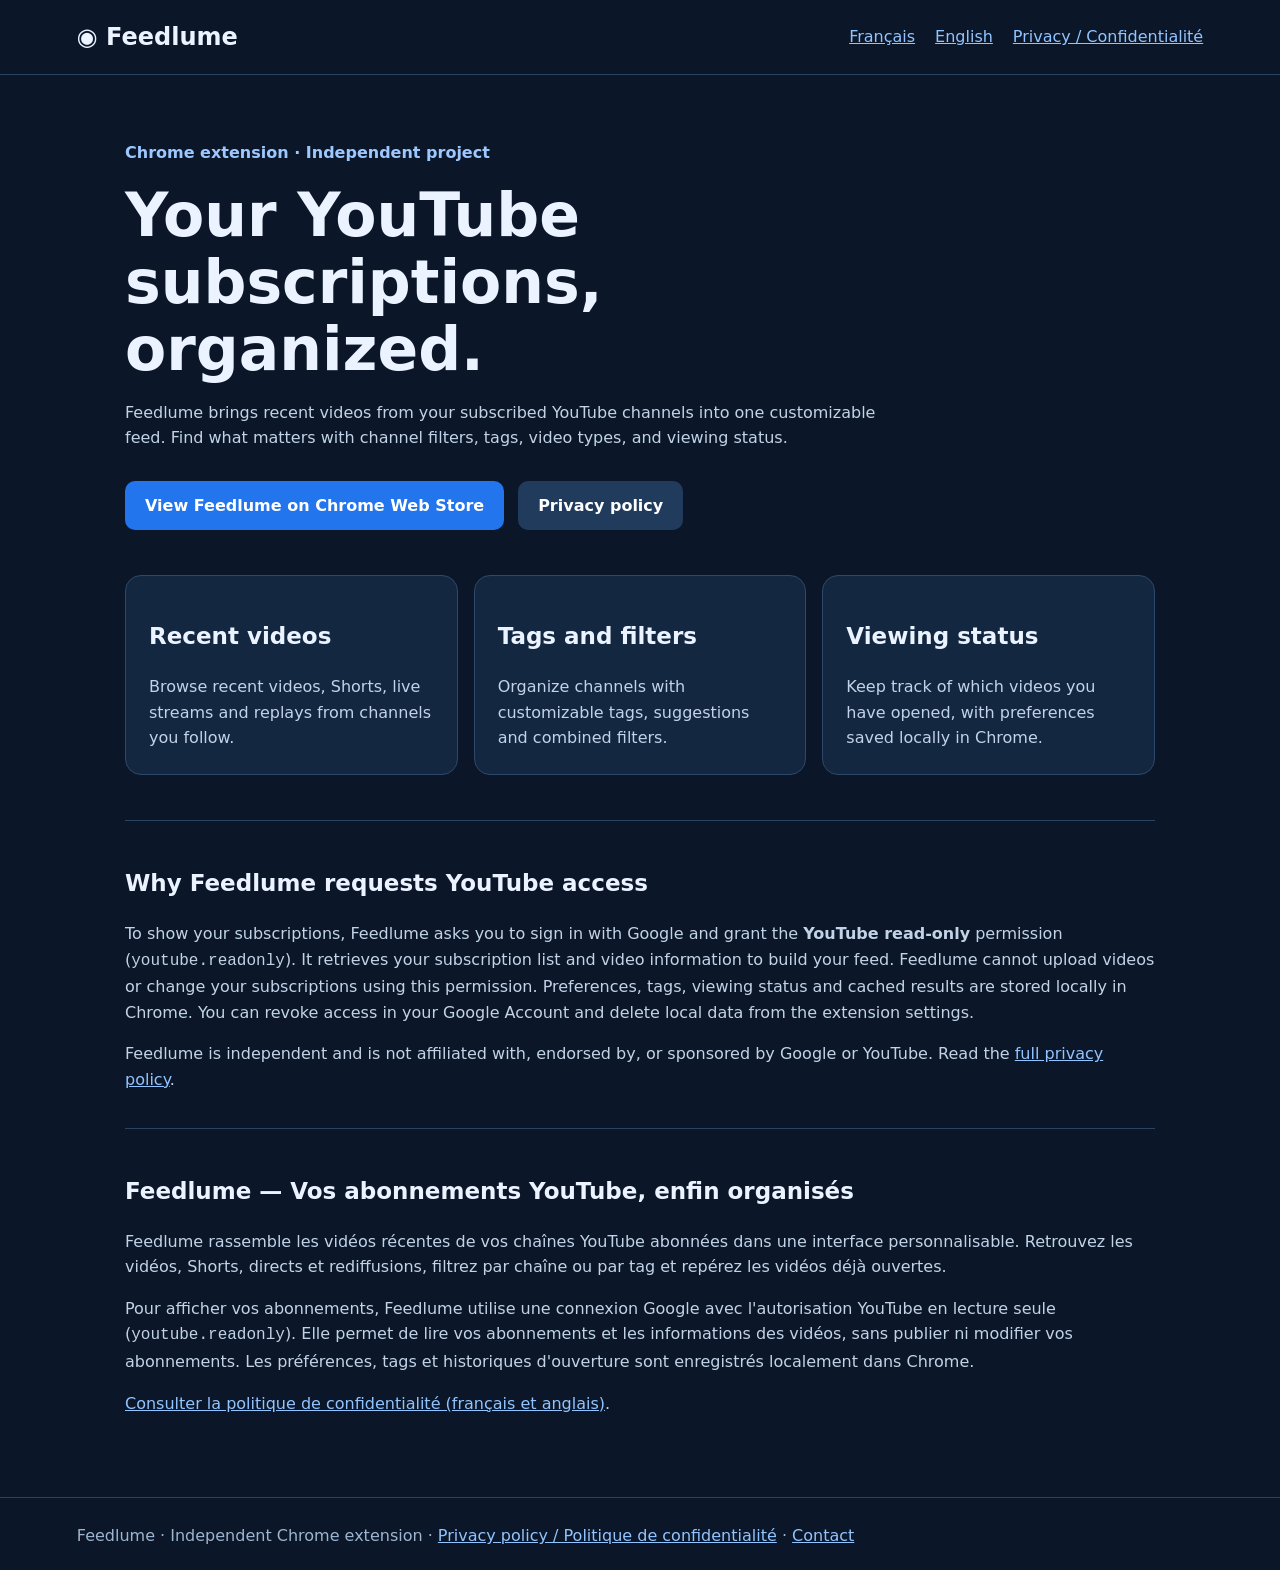
<file: index.html>
<!doctype html><html lang="en"><head><meta charset="utf-8"><meta name="viewport" content="width=device-width,initial-scale=1"><meta name="description" content="Feedlume organizes recent videos from your YouTube subscriptions with filters, tags and viewing history."><title>Feedlume — Organize your YouTube subscriptions</title><link rel="stylesheet" href="/style.css"></head><body>
<header><strong>◉ Feedlume</strong><nav><a href="#fr">Français</a><a href="#en">English</a><a href="/privacy/">Privacy / Confidentialité</a></nav></header>
<main><section class="hero" id="en"><div class="eyebrow">Chrome extension · Independent project</div><h1>Your YouTube subscriptions, organized.</h1><p>Feedlume brings recent videos from your subscribed YouTube channels into one customizable feed. Find what matters with channel filters, tags, video types, and viewing status.</p><div class="actions"><a class="button" href="https://chromewebstore.google.com/detail/lapdjmnpofjgobaikopfnncmpalpnpak">View Feedlume on Chrome Web Store</a><a class="button secondary" href="/privacy/">Privacy policy</a></div></section>
<div class="grid"><div class="card"><h2>Recent videos</h2><p>Browse recent videos, Shorts, live streams and replays from channels you follow.</p></div><div class="card"><h2>Tags and filters</h2><p>Organize channels with customizable tags, suggestions and combined filters.</p></div><div class="card"><h2>Viewing status</h2><p>Keep track of which videos you have opened, with preferences saved locally in Chrome.</p></div></div>
<section class="info"><h2>Why Feedlume requests YouTube access</h2><p>To show your subscriptions, Feedlume asks you to sign in with Google and grant the <strong>YouTube read-only</strong> permission (<code>youtube.readonly</code>). It retrieves your subscription list and video information to build your feed. Feedlume cannot upload videos or change your subscriptions using this permission. Preferences, tags, viewing status and cached results are stored locally in Chrome. You can revoke access in your Google Account and delete local data from the extension settings.</p><p>Feedlume is independent and is not affiliated with, endorsed by, or sponsored by Google or YouTube. Read the <a href="/privacy/">full privacy policy</a>.</p></section>
<section class="info" id="fr"><h2>Feedlume — Vos abonnements YouTube, enfin organisés</h2><p>Feedlume rassemble les vidéos récentes de vos chaînes YouTube abonnées dans une interface personnalisable. Retrouvez les vidéos, Shorts, directs et rediffusions, filtrez par chaîne ou par tag et repérez les vidéos déjà ouvertes.</p><p>Pour afficher vos abonnements, Feedlume utilise une connexion Google avec l'autorisation YouTube en lecture seule (<code>youtube.readonly</code>). Elle permet de lire vos abonnements et les informations des vidéos, sans publier ni modifier vos abonnements. Les préférences, tags et historiques d'ouverture sont enregistrés localement dans Chrome.</p><p><a href="/privacy/">Consulter la politique de confidentialité (français et anglais)</a>.</p></section>
</main><footer>Feedlume · Independent Chrome extension · <a href="/privacy/">Privacy policy / Politique de confidentialité</a> · <a href="https://github.com/ppRaistlin/feedlume-privacy/issues">Contact</a></footer></body></html>
</file>
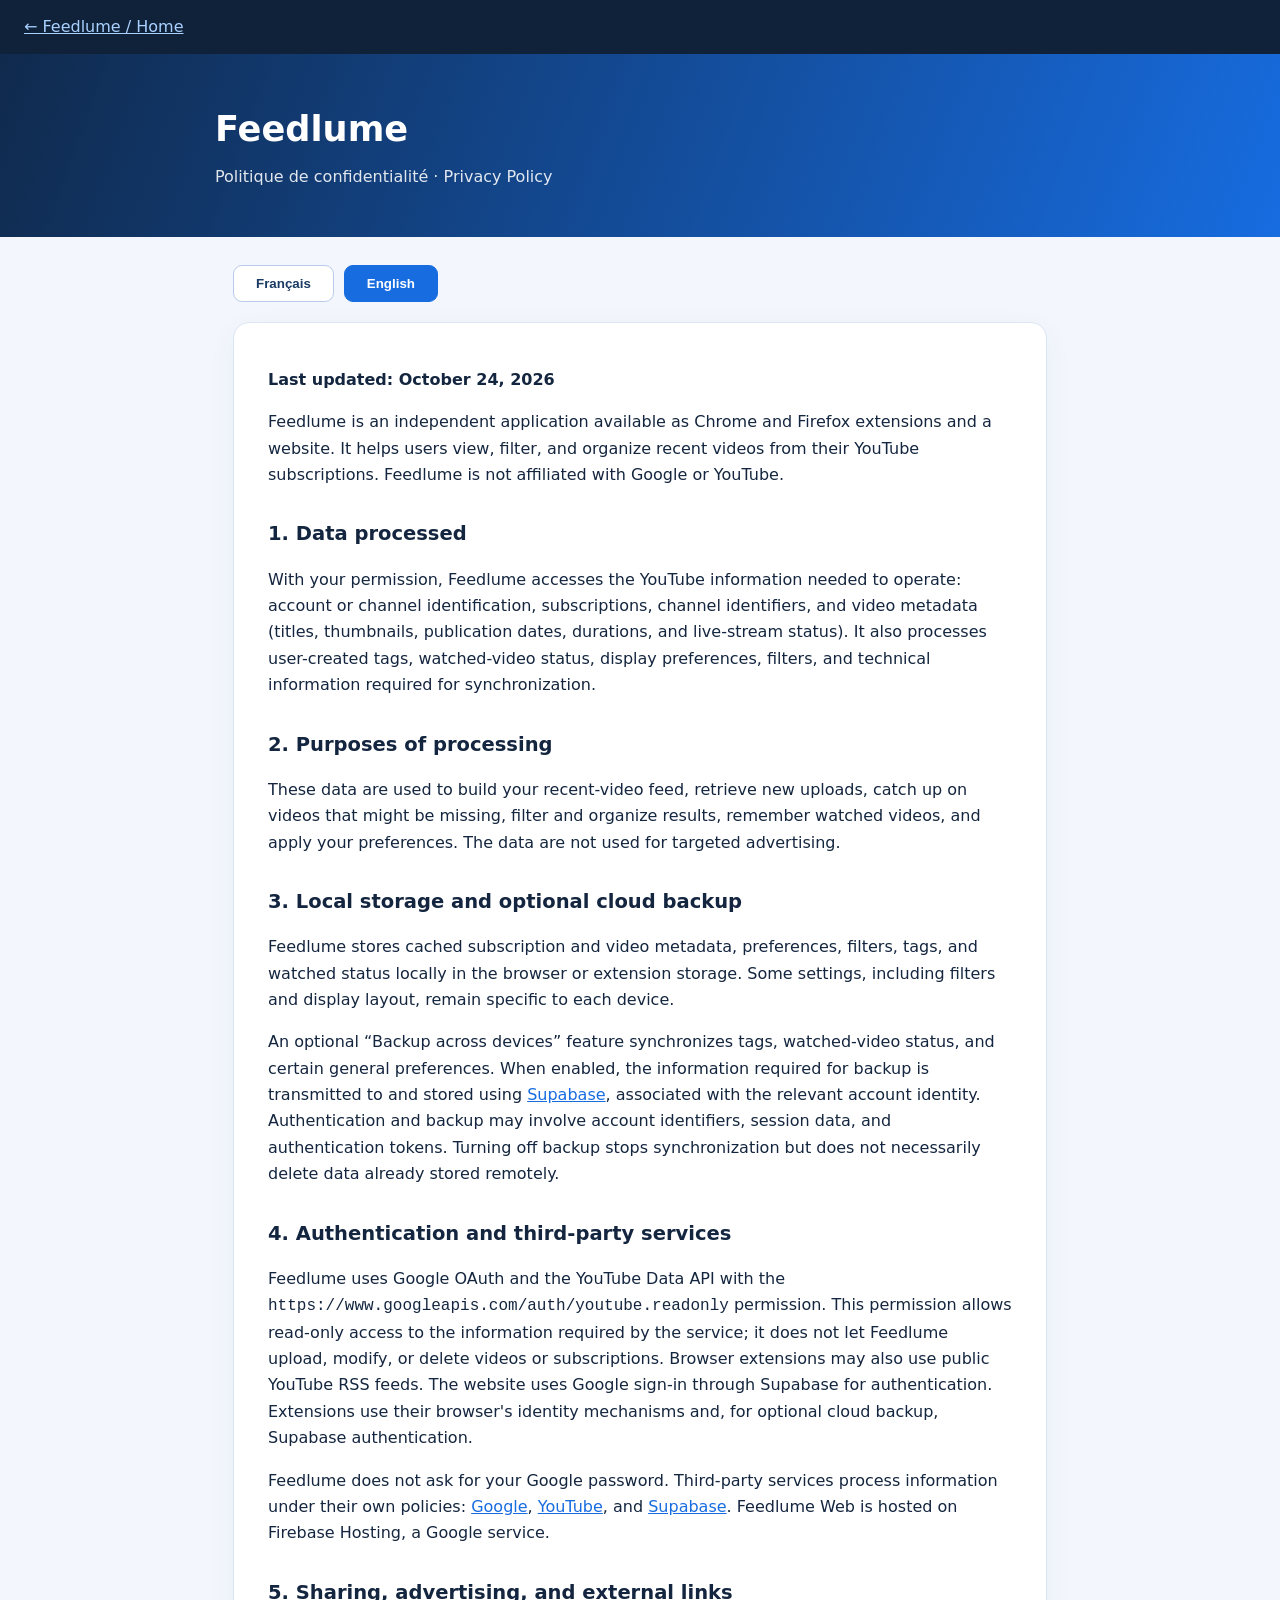
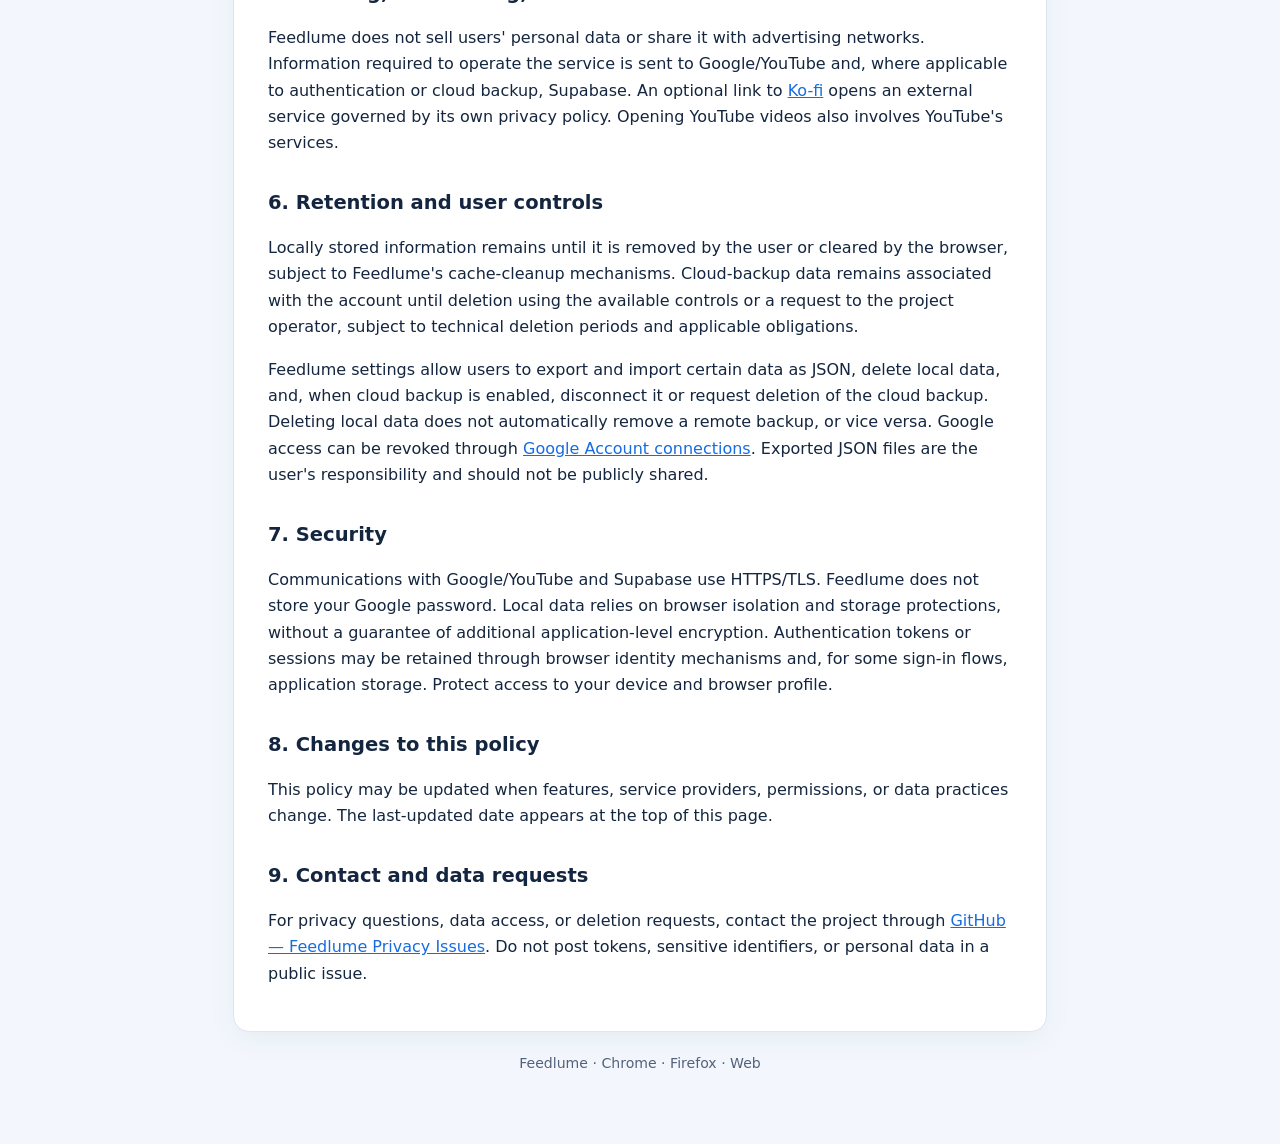
<file: privacy/index.html>
<!doctype html>


<html lang="fr">
<head>
<meta charset="utf-8"/><meta content="width=device-width, initial-scale=1" name="viewport"/>
<title>Feedlume — Politique de confidentialité / Privacy Policy</title>
<meta content="Politique de confidentialité Feedlume pour Chrome, Firefox et Web / Feedlume privacy policy for Chrome, Firefox and Web." name="description"/>
<style>
:root{color-scheme:light dark;font-family:system-ui,-apple-system,Segoe UI,Roboto,sans-serif}*{box-sizing:border-box}body{margin:0;background:#f3f7fd;color:#14263f;line-height:1.65}header{background:linear-gradient(110deg,#102a4d,#176ce0);color:white;padding:46px 20px}main{max-width:850px;margin:28px auto 70px;padding:0 18px}article{background:white;border:1px solid #dce6f5;border-radius:16px;padding:28px 34px;box-shadow:0 8px 28px #102a4d0d}h1{margin:0;font-size:2.2rem}h2{margin:30px 0 8px;font-size:1.22rem}p,li{font-size:1rem}a{color:#176ce0}header p{margin:6px 0 0;opacity:.88}.tabs{display:flex;gap:10px;margin:0 0 20px}.tabs button{border:1px solid #b9cbea;background:white;color:#193a63;padding:10px 22px;border-radius:9px;font-weight:700;cursor:pointer}.tabs button[aria-pressed=true]{background:#176ce0;color:white;border-color:#176ce0}.lang[hidden]{display:none}footer{font-size:.88rem;color:#52627a;margin:20px 0;text-align:center}@media(max-width:560px){article{padding:22px 18px}h1{font-size:1.7rem}}
</style>
</head>
<body>
<nav style="padding:14px 24px;background:#10213a"><a href="/" style="color:#a9d1ff">← Feedlume / Home</a></nav><header><div style="max-width:850px;margin:auto"><h1>Feedlume</h1><p>Politique de confidentialité · Privacy Policy</p></div></header>
<main>
<div aria-label="Language" class="tabs" role="group"><button aria-pressed="true" id="frButton" type="button">Français</button><button aria-pressed="false" id="enButton" type="button">English</button></div>
<article class="lang" id="fr" lang="fr">
<p><strong>Dernière mise à jour : 24 octobre 2026</strong></p>
<p>Feedlume est une application indépendante disponible sous forme d’extensions Chrome et Firefox et de site Web. Elle permet de consulter, filtrer et organiser les vidéos récentes des chaînes YouTube auxquelles vous êtes abonné. Feedlume n’est pas affilié à Google ou YouTube.</p>
<h2>1. Données traitées</h2>
<p>Avec votre autorisation, Feedlume accède aux informations YouTube nécessaires au service : identification du compte ou de la chaîne, abonnements, identifiants de chaînes et métadonnées vidéo (titres, miniatures, dates, durées et états des directs). L’application traite aussi les tags créés par l’utilisateur, les vidéos marquées comme consultées, les préférences d’affichage, les filtres et les données techniques nécessaires à la synchronisation.</p>
<h2>2. Finalités</h2>
<p>Ces informations servent à construire le flux de vidéos récentes, récupérer les nouvelles publications, effectuer un rattrapage des vidéos éventuellement manquantes, filtrer et organiser les résultats, mémoriser les vidéos consultées et appliquer vos préférences. Les données ne sont pas utilisées pour diffuser des publicités ciblées.</p>
<h2>3. Stockage local et sauvegarde facultative</h2>
<p>Feedlume conserve localement, dans le navigateur ou le stockage de l’extension, des abonnements et métadonnées vidéo en cache, préférences, filtres, tags et états « consulté ». Certaines préférences, notamment les filtres et la présentation de l’interface, restent propres à chaque appareil.</p>
<p>Une fonction facultative de « Sauvegarde entre appareils » permet de synchroniser les tags, les états des vidéos consultées et certaines préférences générales. Lorsqu’elle est activée, les informations nécessaires à cette sauvegarde sont transmises et conservées à l’aide du service <a href="https://supabase.com/privacy">Supabase</a>, associées à l’identité du compte utilisé. La connexion et la sauvegarde peuvent nécessiter des identifiants de compte, des données de session et des jetons d’authentification. La désactivation de la sauvegarde arrête sa synchronisation ; elle ne signifie pas nécessairement que les données distantes sont supprimées.</p>
<h2>4. Connexion et services tiers</h2>
<p>Feedlume utilise Google OAuth et l’API YouTube Data avec l’autorisation <code>https://www.googleapis.com/auth/youtube.readonly</code>. Cette autorisation permet la lecture des informations nécessaires, mais ne permet pas à Feedlume de publier, modifier ou supprimer vos vidéos et abonnements. Les extensions peuvent également utiliser les flux RSS publics de YouTube. Le site Web utilise une connexion Google intégrée à Supabase pour l’authentification. Les extensions utilisent les mécanismes d’identité de leur navigateur et, pour la sauvegarde facultative, l’authentification Supabase.</p>
<p>Feedlume ne vous demande pas votre mot de passe Google. Les services externes traitent les informations selon leurs propres politiques : <a href="https://policies.google.com/privacy">Google</a>, <a href="https://www.youtube.com/t/terms">YouTube</a> et <a href="https://supabase.com/privacy">Supabase</a>. Le site Feedlume Web est diffusé via Firebase Hosting, un service Google.</p>
<h2>5. Partage, publicité et liens externes</h2>
<p>Feedlume ne vend pas les données personnelles des utilisateurs et ne les transmet pas à des régies publicitaires. Les données nécessaires aux fonctionnalités sont communiquées à Google/YouTube et, si la sauvegarde cloud ou l’authentification correspondante est utilisée, à Supabase. Un lien facultatif vers <a href="https://ko-fi.com/ppraistlin">Ko-fi</a> ouvre un site tiers soumis à sa propre politique de confidentialité. Ouvrir une vidéo sur YouTube entraîne également l’utilisation des services YouTube.</p>
<h2>6. Durée de conservation et contrôle des données</h2>
<p>Les informations locales restent conservées jusqu’à leur suppression par l’utilisateur ou leur effacement par le navigateur, sous réserve des mécanismes de nettoyage de Feedlume. Les données de sauvegarde cloud restent associées au compte jusqu’à leur suppression via les contrôles disponibles ou une demande adressée au responsable du projet, sous réserve des délais techniques de suppression et des obligations applicables.</p>
<p>Les paramètres de Feedlume permettent d’exporter et d’importer certaines données au format JSON, de supprimer les données locales et, lorsque la sauvegarde cloud est activée, de la désactiver ou de demander sa suppression. La suppression locale ne supprime pas automatiquement une sauvegarde distante, et inversement. Vous pouvez révoquer l’autorisation Google dans les <a href="https://myaccount.google.com/connections">connexions de votre compte Google</a>. Les fichiers JSON exportés sont sous votre responsabilité : évitez de les publier ou de les partager.</p>
<h2>7. Sécurité</h2>
<p>Les communications avec Google/YouTube et Supabase utilisent HTTPS/TLS. Feedlume n’enregistre pas votre mot de passe Google. Les données locales sont protégées par les mécanismes d’isolation et de stockage du navigateur, sans garantie de chiffrement applicatif supplémentaire. Les jetons ou sessions nécessaires à l’authentification peuvent être conservés par les mécanismes du navigateur et, pour certains parcours, par le stockage de l’application : protégez l’accès à votre appareil et à votre profil navigateur.</p>
<h2>8. Évolution de cette politique</h2>
<p>Cette politique peut être mise à jour en cas de modification des fonctionnalités, des prestataires, des autorisations ou des traitements. La date de dernière mise à jour est indiquée en tête de page.</p>
<h2>9. Contact et demandes relatives aux données</h2>
<p>Pour toute question concernant la confidentialité, l’accès ou la suppression des données, ouvrez une demande sur <a href="https://github.com/ppRaistlin/feedlume-privacy/issues">GitHub — Feedlume Privacy Issues</a>. Évitez de publier des jetons, identifiants sensibles ou données personnelles dans une demande publique.</p>
</article>
<article class="lang" hidden="" id="en" lang="en">
<p><strong>Last updated: October 24, 2026</strong></p>
<p>Feedlume is an independent application available as Chrome and Firefox extensions and a website. It helps users view, filter, and organize recent videos from their YouTube subscriptions. Feedlume is not affiliated with Google or YouTube.</p>
<h2>1. Data processed</h2>
<p>With your permission, Feedlume accesses the YouTube information needed to operate: account or channel identification, subscriptions, channel identifiers, and video metadata (titles, thumbnails, publication dates, durations, and live-stream status). It also processes user-created tags, watched-video status, display preferences, filters, and technical information required for synchronization.</p>
<h2>2. Purposes of processing</h2>
<p>These data are used to build your recent-video feed, retrieve new uploads, catch up on videos that might be missing, filter and organize results, remember watched videos, and apply your preferences. The data are not used for targeted advertising.</p>
<h2>3. Local storage and optional cloud backup</h2>
<p>Feedlume stores cached subscription and video metadata, preferences, filters, tags, and watched status locally in the browser or extension storage. Some settings, including filters and display layout, remain specific to each device.</p>
<p>An optional “Backup across devices” feature synchronizes tags, watched-video status, and certain general preferences. When enabled, the information required for backup is transmitted to and stored using <a href="https://supabase.com/privacy">Supabase</a>, associated with the relevant account identity. Authentication and backup may involve account identifiers, session data, and authentication tokens. Turning off backup stops synchronization but does not necessarily delete data already stored remotely.</p>
<h2>4. Authentication and third-party services</h2>
<p>Feedlume uses Google OAuth and the YouTube Data API with the <code>https://www.googleapis.com/auth/youtube.readonly</code> permission. This permission allows read-only access to the information required by the service; it does not let Feedlume upload, modify, or delete videos or subscriptions. Browser extensions may also use public YouTube RSS feeds. The website uses Google sign-in through Supabase for authentication. Extensions use their browser's identity mechanisms and, for optional cloud backup, Supabase authentication.</p>
<p>Feedlume does not ask for your Google password. Third-party services process information under their own policies: <a href="https://policies.google.com/privacy">Google</a>, <a href="https://www.youtube.com/t/terms">YouTube</a>, and <a href="https://supabase.com/privacy">Supabase</a>. Feedlume Web is hosted on Firebase Hosting, a Google service.</p>
<h2>5. Sharing, advertising, and external links</h2>
<p>Feedlume does not sell users' personal data or share it with advertising networks. Information required to operate the service is sent to Google/YouTube and, where applicable to authentication or cloud backup, Supabase. An optional link to <a href="https://ko-fi.com/ppraistlin">Ko-fi</a> opens an external service governed by its own privacy policy. Opening YouTube videos also involves YouTube's services.</p>
<h2>6. Retention and user controls</h2>
<p>Locally stored information remains until it is removed by the user or cleared by the browser, subject to Feedlume's cache-cleanup mechanisms. Cloud-backup data remains associated with the account until deletion using the available controls or a request to the project operator, subject to technical deletion periods and applicable obligations.</p>
<p>Feedlume settings allow users to export and import certain data as JSON, delete local data, and, when cloud backup is enabled, disconnect it or request deletion of the cloud backup. Deleting local data does not automatically remove a remote backup, or vice versa. Google access can be revoked through <a href="https://myaccount.google.com/connections">Google Account connections</a>. Exported JSON files are the user's responsibility and should not be publicly shared.</p>
<h2>7. Security</h2>
<p>Communications with Google/YouTube and Supabase use HTTPS/TLS. Feedlume does not store your Google password. Local data relies on browser isolation and storage protections, without a guarantee of additional application-level encryption. Authentication tokens or sessions may be retained through browser identity mechanisms and, for some sign-in flows, application storage. Protect access to your device and browser profile.</p>
<h2>8. Changes to this policy</h2>
<p>This policy may be updated when features, service providers, permissions, or data practices change. The last-updated date appears at the top of this page.</p>
<h2>9. Contact and data requests</h2>
<p>For privacy questions, data access, or deletion requests, contact the project through <a href="https://github.com/ppRaistlin/feedlume-privacy/issues">GitHub — Feedlume Privacy Issues</a>. Do not post tokens, sensitive identifiers, or personal data in a public issue.</p>
</article>
<footer>Feedlume · Chrome · Firefox · Web</footer>
</main>
<script>
const fr=document.getElementById('fr'),en=document.getElementById('en'),frB=document.getElementById('frButton'),enB=document.getElementById('enButton');
function show(lang){const english=lang==='en';fr.hidden=english;en.hidden=!english;frB.setAttribute('aria-pressed',String(!english));enB.setAttribute('aria-pressed',String(english));document.documentElement.lang=lang;}
frB.addEventListener('click',()=>show('fr'));enB.addEventListener('click',()=>show('en'));
if((navigator.language||'').toLowerCase().startsWith('en'))show('en');
</script>
</body></html>
</file>
<file: style.css>
*{box-sizing:border-box}body{margin:0;background:#0b1729;color:#eaf3ff;font:16px/1.6 system-ui,Segoe UI,Arial,sans-serif}a{color:#91c4ff}header{border-bottom:1px solid #294361;padding:18px 6vw;display:flex;justify-content:space-between;align-items:center;gap:20px;flex-wrap:wrap}header strong{font-size:24px}nav a{margin-left:20px}main{max-width:1080px;margin:auto;padding:65px 25px}.hero{max-width:780px}.eyebrow{color:#9dc7ff;font-weight:600}h1{font-size:clamp(34px,5vw,60px);line-height:1.12;margin:16px 0}h2{font-size:23px}p{color:#c2d3e8}.actions{display:flex;gap:14px;flex-wrap:wrap;margin:30px 0}.button{display:inline-block;background:#2375ed;color:white;text-decoration:none;padding:12px 20px;border-radius:10px;font-weight:650}.secondary{background:#203b5b}.grid{display:grid;grid-template-columns:repeat(auto-fit,minmax(240px,1fr));gap:16px;margin:45px 0}.card{border:1px solid #2d4868;background:#142741;border-radius:16px;padding:23px}.card p{margin-bottom:0}section.info{border-top:1px solid #294361;padding-top:25px;margin-top:35px}footer{padding:25px 6vw;border-top:1px solid #294361;color:#9db5cf}small{color:#a7bad1}
</file>
